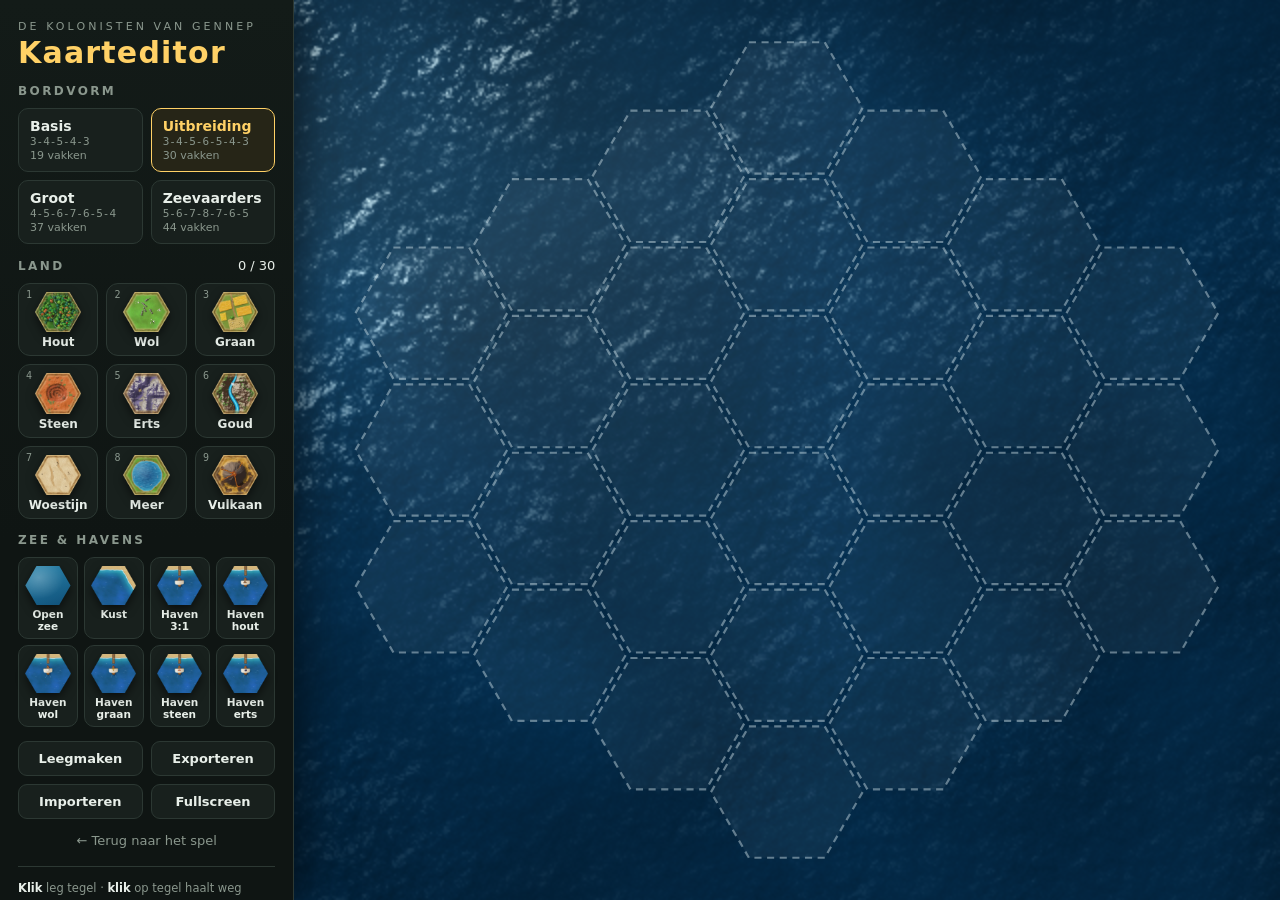
<file: editor.html>
<!doctype html>
<html lang="nl">
<head>
  <meta charset="utf-8">
  <meta name="viewport" content="width=device-width, initial-scale=1">
  <title>Kaarteditor · De kolonisten van Gennep</title>
  <link rel="icon" type="image/svg+xml" href="assets/favicon.svg">
  <link rel="stylesheet" href="css/style.css?v=24">
  <link rel="stylesheet" href="css/editor.css?v=24">
</head>
<body class="editor">
  <canvas id="sea" aria-hidden="true"></canvas>

  <!-- Paneel links: bordvorm, tegels, acties -->
  <aside id="ed-panel" class="ed-panel">
    <header class="ed-head">
      <p class="ed-kicker">De kolonisten van Gennep</p>
      <h1 class="ed-title">Kaarteditor</h1>
    </header>

    <section class="ed-section">
      <h2 class="ed-label">Bordvorm</h2>
      <div id="ed-shapes" class="ed-shapes"></div>
    </section>

    <section class="ed-section">
      <div class="ed-label-row">
        <h2 class="ed-label">Land</h2>
        <span id="ed-count" class="ed-count"></span>
      </div>
      <div id="ed-palette-land" class="ed-palette"></div>
    </section>

    <section class="ed-section ed-grow">
      <h2 class="ed-label">Zee &amp; havens</h2>
      <div id="ed-palette-zee" class="ed-palette ed-palette-zee"></div>
    </section>

    <section class="ed-section">
      <div class="ed-actions">
        <button id="ed-clear" type="button">Leegmaken</button>
        <button id="ed-export" type="button">Exporteren</button>
        <button id="ed-import" type="button">Importeren</button>
        <button id="ed-fullscreen" type="button" class="btn-fullscreen">Fullscreen</button>
      </div>
      <a class="ed-back" href="index.html">← Terug naar het spel</a>
      <input id="ed-file" type="file" accept="application/json,.json" hidden>
    </section>

    <p class="ed-tips">
      <b>Klik</b> leg tegel · <b>klik</b> op tegel haalt weg<br>
      <b>Slepen</b> meerdere tegels · <b>scroll</b> variant / draaien<br>
      Kust en havens draaien vanzelf naar het land<br>
      <b>1–9</b> kies tegel · <b>Esc</b> loslaten · <b>F</b> fullscreen
    </p>
  </aside>

  <main class="ed-stage">
    <svg id="ed-board" xmlns="http://www.w3.org/2000/svg" preserveAspectRatio="xMidYMid meet"></svg>
  </main>

  <div id="toast" class="toast"></div>

  <script src="js/hex.js?v=24"></script>
  <script src="js/sea.js?v=24"></script>
  <script src="js/editor.js?v=24"></script>
</body>
</html>
</file>
<file: css/style.css>
:root {
  --bg: #000;
  --tile-fill: #2b3a2f;
  --tile-stroke: #9fb8a4;
  --text: #e8efe9;
  --muted: #8a978d;
  --accent: #ffd166;
  --panel-size: 22vmin;
  --gutter: 2vmin;
}

* { box-sizing: border-box; }

[hidden] { display: none !important; }

html, body {
  margin: 0;
  height: 100%;
  background: var(--bg);
  color: var(--text);
  font-family: system-ui, -apple-system, "Segoe UI", sans-serif;
  overflow: hidden;
}

button {
  font: inherit;
  color: var(--text);
  cursor: pointer;
}

/* ---------- Zee-achtergrond ---------- */
#sea {
  position: fixed;
  inset: 0;
  width: 100%;
  height: 100%;
  display: block;
}

/* Zonder WebGL: stilstaande zee */
#sea.no-webgl { background: radial-gradient(ellipse at center, #0b3a52 0%, #04182a 70%, #020b14 100%); }

/* Menu's iets donkerder over de zee, zodat de tekst leesbaar blijft */
#screen-menu { background: rgba(0, 0, 0, 0.25); }
#screen-settings, #screen-lobby { background: rgba(0, 0, 0, 0.55); }

/* ---------- Schermen (menu, lobby) ---------- */
.screen,
#table {
  position: absolute;
  inset: 0;
  transition: opacity 0.7s ease, visibility 0s linear 0s;
}

.screen {
  display: flex;
  flex-direction: column;
  align-items: center;
  justify-content: center;
  gap: 4vmin;
  padding: 4vmin;
}

.hidden {
  opacity: 0;
  visibility: hidden;
  pointer-events: none;
  transition: opacity 0.7s ease, visibility 0s linear 0.7s;
}

.screen.no-fade { transition: none; }

#screen-menu { animation: fade-in 1.5s ease both; }

.title {
  margin: 0;
  display: flex;
  flex-direction: column;
  align-items: center;
  font-size: 14vmin;
  font-weight: 700;
  line-height: 1;
  letter-spacing: 0.08em;
}

.title-small {
  font-size: 4vmin;
  font-weight: 500;
  letter-spacing: 0.3em;
  text-transform: uppercase;
  color: var(--muted);
  margin-bottom: 1.5vmin;
}

h2 { margin: 0; font-size: 5vmin; font-weight: 600; }

.menu {
  display: flex;
  flex-direction: column;
  gap: 1.5vmin;
  min-width: 40vmin;
}

.menu.row { flex-direction: row; min-width: 0; }

.menu button {
  font-size: 3vmin;
  padding: 1.6vmin 4vmin;
  border-radius: 1.2vmin;
  border: 1px solid var(--accent);
  background: var(--accent);
  color: #1a1a1a;
  font-weight: 600;
}

.menu button.secondary {
  background: transparent;
  color: var(--text);
  border-color: rgba(255, 255, 255, 0.3);
}

.menu button:disabled { opacity: 0.35; cursor: default; }

/* ---------- Lobby ---------- */
.lobby-grid {
  display: flex;
  align-items: center;
  gap: 6vmin;
}

.qr {
  width: 34vmin;
  height: 34vmin;
  padding: 2vmin;
  background: #fff;
  border-radius: 1.5vmin;
  display: grid;
  place-items: center;
}

.qr img, .qr canvas { width: 100% !important; height: 100% !important; }

.lobby-info { display: flex; flex-direction: column; gap: 2vmin; min-width: 40vmin; }

.muted { color: var(--muted); font-size: 2.2vmin; margin: 0; max-width: 45vmin; word-break: break-all; }

.room-code {
  margin: 0;
  font-size: 11vmin;
  font-weight: 700;
  letter-spacing: 0.25em;
  color: var(--accent);
  font-family: ui-monospace, Consolas, monospace;
}

.slots { list-style: none; margin: 0; padding: 0; display: flex; flex-direction: column; gap: 1vmin; }

.slot {
  display: flex;
  justify-content: space-between;
  padding: 1.4vmin 2vmin;
  font-size: 2.6vmin;
  border: 1px solid rgba(255, 255, 255, 0.2);
  border-radius: 1vmin;
  transition: border-color 0.4s, background 0.4s;
}

.slot-state { color: var(--muted); }
.slot.joined { border-color: #5fd38d; background: rgba(95, 211, 141, 0.1); }
.slot.joined .slot-state { color: #5fd38d; }

.lobby-status { margin: 0; min-height: 3vmin; font-size: 2.6vmin; color: var(--accent); }

/* ---------- Instellingen ---------- */
#screen-settings {
  gap: 3vmin;
  justify-content: safe center;
  overflow-y: auto;
}

.settings {
  display: flex;
  flex-direction: column;
  gap: 2.2vmin;
  width: min(110vmin, 94vw);
}

.setting-row {
  display: flex;
  align-items: center;
  flex-wrap: wrap;
  gap: 2vmin;
  font-size: 2.4vmin;
}

.setting-label { min-width: 26vmin; color: var(--muted); }

.segmented {
  display: flex;
  border: 1px solid rgba(255, 255, 255, 0.3);
  border-radius: 1vmin;
  overflow: hidden;
}

.segmented button {
  font-size: 2.4vmin;
  padding: 1vmin 3.2vmin;
  background: transparent;
  border: none;
  border-right: 1px solid rgba(255, 255, 255, 0.3);
}

.segmented button:last-child { border-right: none; }
.segmented button.selected { background: var(--accent); color: #1a1a1a; font-weight: 600; }

.seat-map {
  display: grid;
  grid-template-columns: 1fr 16vmin 1fr;
  grid-template-areas:
    "tl board tr"
    "bl board br";
  gap: 2vmin;
}

.seat[data-seat="tl"] { grid-area: tl; }
.seat[data-seat="tr"] { grid-area: tr; }
.seat[data-seat="bl"] { grid-area: bl; }
.seat[data-seat="br"] { grid-area: br; }

.seat-board {
  grid-area: board;
  display: grid;
  place-items: center;
  font-size: 2vmin;
  color: var(--muted);
  border: 1px dashed rgba(255, 255, 255, 0.2);
  border-radius: 2vmin;
}

.seat {
  min-height: 17vmin;
  padding: 1.8vmin;
  display: flex;
  flex-direction: column;
  gap: 1.2vmin;
  border: 0.4vmin solid rgba(255, 255, 255, 0.12);
  border-radius: 1.5vmin;
  transition: border-color 0.3s, opacity 0.3s;
}

.seat.active { border-color: var(--seat-color); background: rgba(255, 255, 255, 0.03); }
.seat:not(.active) { opacity: 0.55; }

.seat-head { display: flex; justify-content: space-between; align-items: center; gap: 1vmin; }
.seat-pos { font-size: 1.9vmin; letter-spacing: 0.1em; text-transform: uppercase; color: var(--muted); }

.seat-action {
  font-size: 1.8vmin;
  padding: 0.6vmin 1.4vmin;
  background: transparent;
  border: 1px solid rgba(255, 255, 255, 0.3);
  border-radius: 0.8vmin;
}

.seat-action:hover { border-color: var(--accent); }

.seat-name {
  font: inherit;
  font-size: 2.6vmin;
  padding: 1vmin 1.4vmin;
  color: var(--text);
  background: #151917;
  border: 1px solid #333;
  border-radius: 0.8vmin;
}

.seat-name:focus { outline: none; border-color: var(--seat-color); }

.swatches { display: flex; gap: 1.4vmin; }

.swatch {
  width: 4.6vmin;
  height: 4.6vmin;
  padding: 0;
  border-radius: 50%;
  border: 1px solid rgba(255, 255, 255, 0.3);
  background: var(--c);
}

.swatch.selected { box-shadow: 0 0 0 0.4vmin #000, 0 0 0 0.8vmin var(--c); }

.seat-empty { margin: auto; font-size: 2.2vmin; color: var(--muted); }

.hint { margin: 0; min-height: 2.4vmin; font-size: 2vmin; color: var(--muted); }

.toggle { display: flex; align-items: center; gap: 1vmin; cursor: pointer; }
.toggle input { width: 2.6vmin; height: 2.6vmin; accent-color: var(--accent); }

.settings select {
  font: inherit;
  font-size: 2.2vmin;
  padding: 0.8vmin 1.2vmin;
  color: var(--text);
  background: #151917;
  border: 1px solid #333;
  border-radius: 0.8vmin;
}

.settings select:disabled { opacity: 0.4; }

.settings input[type="range"] { width: 40vmin; accent-color: var(--accent); }

#target-points-value { min-width: 6vmin; font-size: 3vmin; font-weight: 700; color: var(--accent); }

/* ---------- Bord ---------- */
#table { transition-duration: 1s; }

#board, #tokens {
  position: absolute;
  inset: 0;
  width: 100%;
  height: 100%;
  display: block;
}

/* Bootjes: canvas onder het bord, boven de zee */
#boats {
  position: absolute;
  inset: 0;
  width: 100%;
  height: 100%;
  display: block;
  pointer-events: none;
}

/* Havens: houten steiger, verschijnt na de tegels */
.harbor { opacity: 0; }
body.game-started .harbor { animation: fade-in 1.2s ease forwards 2.2s; }
.pier { fill: #8a6236; stroke: #4e3519; stroke-width: 0.012; }
.pier-post { fill: #5a3d1f; }
.pier-plank { stroke: #5e4122; stroke-width: 0.006; }

.tile {
  fill: var(--tile-fill);
  stroke: var(--tile-stroke);
  stroke-width: 0.03;
  stroke-linejoin: round;
  transform-box: fill-box;
  transform-origin: center;
  opacity: 0;
}

/* Met afbeelding: de tegel heeft zijn eigen rand, dus geen lijn eromheen */
.tile[data-terrain] polygon { stroke: none; }

/* Langzaam infaden: tegels verschijnen ring voor ring vanuit het midden */
body.game-started .tile {
  animation: tile-in 1.6s cubic-bezier(0.2, 0.7, 0.2, 1) forwards;
  animation-delay: calc(0.6s + var(--ring, 0) * 0.5s);
}

@keyframes tile-in {
  from { opacity: 0; transform: scale(0.6); }
  to   { opacity: 1; transform: scale(1); }
}

@keyframes fade-in {
  from { opacity: 0; }
  to   { opacity: 1; }
}

/* Debuglaag: coördinaten en hoekpunten */
.debug { display: none; }
body.show-debug .debug { display: inline; }

.tile-label {
  fill: var(--text);
  font-size: 0.28px;
  text-anchor: middle;
  dominant-baseline: middle;
  opacity: 0.7;
}

.vertex { fill: var(--accent); opacity: 0.8; }

/* ---------- Spelersvakken ---------- */
.player-panel {
  position: absolute;
  width: var(--panel-size);
  height: calc(var(--panel-size) * 0.75);
  padding: 1.5vmin;
  border: 0.4vmin solid var(--player-color, #888);
  border-radius: 2vmin;
  background: #0d1512;
  display: flex;
  flex-direction: column;
  gap: 1vmin;
  opacity: 0;
}

body.game-started .player-panel { animation: fade-in 1.5s ease forwards 2.4s; }

.corner-tl { top: var(--gutter); left: var(--gutter); }
.corner-tr { top: var(--gutter); right: var(--gutter); }
.corner-bl { bottom: var(--gutter); left: var(--gutter); }
.corner-br { bottom: var(--gutter); right: var(--gutter); }

/* Bovenste spelers zitten tegenover: hun vak staat op z'n kop */
.corner-tl, .corner-tr { transform: rotate(180deg); }

/* Aan de beurt: vak licht op in de spelerskleur */
.player-panel {
  transition: box-shadow 0.5s ease, background 0.5s ease;
}

.player-panel.active-turn {
  background: color-mix(in srgb, var(--player-color) 18%, #0d1512);
  box-shadow: 0 0 4vmin color-mix(in srgb, var(--player-color) 60%, transparent);
}

.player-timer { font-variant-numeric: tabular-nums; }
.player-panel.active-turn .player-timer { font-size: 3.2vmin; font-weight: 700; color: var(--text); }

/* Tijd om: rood knipperen tot er opnieuw gedobbeld wordt.
   Via ::after, zodat de fade-in-animatie van het vak zelf niet wordt overschreven. */
.player-panel::after {
  content: "";
  position: absolute;
  inset: -0.4vmin;
  border-radius: inherit;
  pointer-events: none;
  opacity: 0;
}

.player-panel.time-up::after {
  border: 0.4vmin solid #ff4d5a;
  animation: time-up 1s ease-in-out infinite;
}

.player-panel.time-up .player-timer { color: #ff4d5a; }

@keyframes time-up {
  0%, 100% { opacity: 1; box-shadow: 0 0 4vmin rgba(255, 77, 90, 0.8); }
  50%      { opacity: 0.3; box-shadow: 0 0 1vmin rgba(255, 77, 90, 0.2); }
}

.player-name { font-size: 2.6vmin; font-weight: 600; color: var(--player-color); }

.player-body {
  flex: 1;
  border-radius: 1vmin;
  border: 0.2vmin dashed rgba(255, 255, 255, 0.2);
  display: flex;
  flex-direction: column;
  align-items: center;
  justify-content: center;
  gap: 0.6vmin;
  font-size: 1.8vmin;
  opacity: 0.8;
}

/* ---------- Zijmenu (links) ---------- */
.side-menu {
  position: absolute;
  top: 0;
  bottom: 0;
  left: 0;
  z-index: 10;
  width: 28vmin;
  padding: 4vmin 2.5vmin;
  display: flex;
  flex-direction: column;
  gap: 1.5vmin;
  background: rgba(12, 15, 13, 0.94);
  border-right: 1px solid rgba(255, 255, 255, 0.15);
  box-shadow: 0 0 6vmin rgba(0, 0, 0, 0.8);
  transform: translateX(-100%);
  transition: transform 0.35s cubic-bezier(0.2, 0.7, 0.2, 1);
}

.side-menu.open { transform: translateX(0); }

.side-menu-title {
  margin: 0 0 1vmin;
  font-size: 2vmin;
  letter-spacing: 0.2em;
  text-transform: uppercase;
  color: var(--muted);
}

.side-menu button {
  font-size: 2.4vmin;
  text-align: left;
  padding: 1.4vmin 2vmin;
  background: rgba(255, 255, 255, 0.06);
  border: 1px solid rgba(255, 255, 255, 0.2);
  border-radius: 1vmin;
}

.side-menu button:hover { background: rgba(255, 255, 255, 0.14); border-color: var(--accent); }

/* ---------- Nummerfiches ---------- */
#tokens { pointer-events: none; }
.token { opacity: 0; }
.token-inner { transition: opacity 0.3s ease; }
.token-inner.dimmed { opacity: 0.45; }
body.game-started .token {
  animation: fade-in 0.8s ease forwards;
  animation-delay: calc(1.6s + var(--ring, 0) * 0.5s); /* na de tegel eronder */
}
.token-inner { transform-box: fill-box; transform-origin: center; }
.token-shadow { fill: rgba(0, 0, 0, 0.38); }
.token-disc { fill: #efe0bd; stroke: #6b4a26; stroke-width: 0.024; }
.token-num {
  fill: #2b2116;
  font-family: Georgia, "Times New Roman", serif;
  font-weight: 700;
  font-size: 0.27px;
  text-anchor: middle;
  dominant-baseline: central;
}
.token-num.hot { fill: #a3261c; font-size: 0.3px; }
.token-pip { fill: #2b2116; }
.token-pip.hot { fill: #a3261c; }

/* ---------- Lichtlaag: dans + finale na een worp (js/glow.js) ---------- */
#glow {
  position: absolute;
  inset: 0;
  width: 100%;
  height: 100%;
  display: block;
  pointer-events: none;
  mix-blend-mode: screen; /* licht telt op bij de tegels */
}
.tile image { transition: filter 0.35s ease; }
.tile.dimmed image { filter: brightness(0.45) saturate(0.7); }

/* ---------- 3D-dobbelstenen ---------- */
.dice-layer {
  position: absolute;
  inset: 0;
  pointer-events: none;
  transition: opacity 0.45s ease, filter 0.45s ease, transform 0.45s ease;
}
/* Wegvagen na de worp; daarna begint de dans */
.dice-layer.vanish { opacity: 0; filter: blur(8px); transform: scale(1.04); }

/* ---------- Testbord-knop (onderin het midden) ---------- */
.test-controls {
  position: absolute;
  right: var(--gutter);
  top: 50%;
  transform: translateY(-50%); /* rechts in het midden, tussen de twee spelersvakken: vrij van het bord */
  width: 28vmin;
  z-index: 5;
  display: flex;
  flex-direction: column;
  align-items: center;
  gap: 1vmin;
  animation: fade-in 1s ease both 2.4s;
}

.test-turn {
  margin: 0;
  width: 100%;
  font-size: 2.2vmin;
  color: var(--muted);
  text-align: center;
  white-space: nowrap;       /* lange naam: afkappen, niet afbreken (anders schuift de knop) */
  overflow: hidden;
  text-overflow: ellipsis;
}

/* Vaste maat: de tekst past zich aan de knop aan, nooit andersom */
#btn-test-action {
  width: 100%;
  height: 11vmin;
  padding: 0 1.5vmin;
  display: flex;
  flex-direction: column;
  align-items: center;
  justify-content: center;
  gap: 0.4vmin;
  overflow: hidden;
  font-size: 3.2vmin;
  font-weight: 800;
  border: none;
  border-radius: 1.6vmin;
  background: var(--accent);
  color: #1a1a1a;
  transition: background 0.4s, opacity 0.3s, transform 0.1s;
}

#btn-test-action .btn-label {
  display: block;
  width: 100%;
  font-size: 3vmin;
  line-height: 1.15;
  white-space: nowrap;
  overflow: hidden;
}

#btn-test-action .btn-sub {
  display: block;
  height: 2.2vmin;           /* altijd ruimte, ook als hij leeg is: de hoofdtekst springt niet */
  font-size: 1.9vmin;
  font-weight: 600;
  line-height: 2.2vmin;
  white-space: nowrap;
}

#btn-test-action:active:not(:disabled) { transform: scale(0.96); }
#btn-test-action:disabled { opacity: 0.4; cursor: default; }

/* ---------- Bevestigingsvenster ---------- */
.modal-backdrop {
  position: absolute;
  inset: 0;
  z-index: 20;
  display: grid;
  place-items: center;
  background: rgba(0, 0, 0, 0.7);
  transition: opacity 0.3s ease, visibility 0s linear 0s;
}

.modal-backdrop.hidden { transition: opacity 0.3s ease, visibility 0s linear 0.3s; }

.modal {
  width: min(60vmin, 90vw);
  padding: 4vmin;
  background: #121614;
  border: 1px solid rgba(255, 255, 255, 0.2);
  border-radius: 2vmin;
  box-shadow: 0 2vmin 8vmin rgba(0, 0, 0, 0.8);
  transform: scale(1);
  transition: transform 0.3s cubic-bezier(0.2, 0.7, 0.2, 1);
}

.modal-backdrop.hidden .modal { transform: scale(0.92); }

.modal h3 { margin: 0 0 1.5vmin; font-size: 3.4vmin; }
.modal p { margin: 0 0 3vmin; font-size: 2.3vmin; color: var(--muted); }

.modal-actions { display: flex; justify-content: flex-end; gap: 1.5vmin; }

.modal-actions button {
  font-size: 2.3vmin;
  font-weight: 600;
  padding: 1.3vmin 2.6vmin;
  border-radius: 1vmin;
  border: 1px solid rgba(255, 255, 255, 0.3);
  background: transparent;
}

.modal-actions button:hover { background: rgba(255, 255, 255, 0.1); }
.modal-actions button.danger { background: #e63946; border-color: #e63946; color: #fff; }
.modal-actions button.danger:hover { background: #f05561; }

/* ---------- Melding (tijdelijk: dobbeluitslag) ---------- */
.toast {
  position: absolute;
  left: 50%;
  top: 4vmin; /* bovenaan, zodat de uitslag de dobbelstenen niet bedekt */
  transform: translateX(-50%);
  z-index: 6;
  padding: 2vmin 4vmin;
  font-size: 4vmin;
  font-weight: 600;
  background: rgba(0, 0, 0, 0.75);
  border: 1px solid var(--accent);
  border-radius: 1.5vmin;
  opacity: 0;
  pointer-events: none;
  transition: opacity 0.4s;
}

.toast.visible { opacity: 1; }

/* ---------- Knoppen altijd ondoorzichtig (ook uitgeschakeld) ---------- */
:root {
  --btn-bg: #1c2622;
  --btn-hover: #2a3832;
  --btn-disabled-bg: #2b302e;
  --btn-disabled-text: #7d8681;
}

.menu button.secondary,
.segmented,
.seat-action,
.side-menu button,
.modal-actions button:not(.danger),
.settings select {
  background: var(--btn-bg);
}

.menu button.secondary:hover,
.seat-action:hover,
.side-menu button:hover,
.modal-actions button:not(.danger):hover {
  background: var(--btn-hover);
}

.segmented button:not(.selected) { background: var(--btn-bg); }

.menu button:disabled,
.settings select:disabled,
#btn-test-action:disabled {
  opacity: 1;
  background: var(--btn-disabled-bg) !important; /* wint van de spelerskleur die JS inline zet */
  color: var(--btn-disabled-text) !important;
  border-color: var(--btn-disabled-bg);
}

/* Instellingen: kaarten massief in plaats van doorzichtig */
.seat { background: #111714; }
.seat.active { background: #141b18; }
.seat:not(.active) { opacity: 1; border-color: #2b302e; }
.seat:not(.active) .seat-pos { color: #5f6863; }
</file>
<file: css/editor.css>
/* ---------- Kaarteditor ---------- */
body.editor {
  --panel-w: clamp(270px, 23vw, 380px);
  --ed-gold: var(--accent);
  --ed-panel: #0f1513;
  --ed-card: #18201d;
  --ed-card-hover: #212b27;
  --ed-line: #2c3833;
}

/* ---------- Paneel ---------- */
.ed-panel {
  position: absolute;
  top: 0;
  bottom: 0;
  left: 0;
  z-index: 5;
  width: var(--panel-w);
  padding: 20px 18px 14px;
  display: flex;
  flex-direction: column;
  gap: 14px;
  overflow-y: auto;
  background: linear-gradient(180deg, #131b18 0%, var(--ed-panel) 60%);
  border-right: 1px solid var(--ed-line);
  box-shadow: 8px 0 40px rgba(0, 0, 0, 0.55);
  animation: ed-slide-in 0.8s cubic-bezier(0.2, 0.7, 0.2, 1) both;
}

.ed-panel { scrollbar-width: thin; scrollbar-color: #33413b transparent; }

@keyframes ed-slide-in {
  from { transform: translateX(-100%); }
  to   { transform: translateX(0); }
}

.ed-head { display: flex; flex-direction: column; gap: 2px; }
.ed-kicker {
  margin: 0;
  font-size: 11px;
  letter-spacing: 0.28em;
  text-transform: uppercase;
  color: var(--muted);
}
.ed-title {
  margin: 0;
  font-size: 30px;
  font-weight: 700;
  letter-spacing: 0.04em;
  color: var(--ed-gold);
}

.ed-section { display: flex; flex-direction: column; gap: 10px; }
.ed-label-row { display: flex; align-items: baseline; justify-content: space-between; }
.ed-label {
  margin: 0;
  font-size: 12px;
  font-weight: 600;
  letter-spacing: 0.2em;
  text-transform: uppercase;
  color: var(--muted);
}
.ed-count { font-size: 13px; font-variant-numeric: tabular-nums; color: var(--text); }

/* Bordvorm */
.ed-shapes { display: grid; grid-template-columns: 1fr 1fr; gap: 8px; }

.ed-shape {
  display: flex;
  flex-direction: column;
  align-items: flex-start;
  gap: 1px;
  padding: 9px 11px;
  text-align: left;
  background: var(--ed-card);
  border: 1px solid var(--ed-line);
  border-radius: 10px;
  transition: background 0.2s, border-color 0.2s;
}
.ed-shape:hover { background: var(--ed-card-hover); }
.ed-shape.selected { border-color: var(--ed-gold); background: #262517; }
.ed-shape-name { font-size: 14px; font-weight: 600; }
.ed-shape.selected .ed-shape-name { color: var(--ed-gold); }
.ed-shape-cols { font-size: 11px; color: var(--muted); font-family: ui-monospace, Consolas, monospace; }
.ed-shape-total { font-size: 11px; color: var(--muted); }

/* Tegelpalet */
.ed-grow { flex: 1; }
.ed-palette { display: grid; grid-template-columns: repeat(3, 1fr); gap: 8px; }

.ed-swatch {
  position: relative;
  display: flex;
  flex-direction: column;
  align-items: center;
  gap: 3px;
  padding: 8px 4px 6px;
  background: var(--ed-card);
  border: 1px solid var(--ed-line);
  border-radius: 12px;
  transition: background 0.2s, border-color 0.2s, transform 0.15s, box-shadow 0.2s;
}
.ed-swatch:hover { background: var(--ed-card-hover); transform: translateY(-2px); }
.ed-swatch:active { transform: scale(0.96); }

.ed-swatch-img {
  width: 66%;
  aspect-ratio: 2 / 1.732;
  display: grid;
  place-items: center;
  filter: drop-shadow(0 4px 5px rgba(0, 0, 0, 0.55));
  transition: transform 0.25s cubic-bezier(0.3, 1.6, 0.5, 1);
}
.ed-swatch-img img { width: 100%; height: 100%; object-fit: contain; pointer-events: none; }
.ed-swatch:hover .ed-swatch-img { transform: scale(1.06) rotate(-2deg); }

.ed-swatch-name { font-size: 12px; font-weight: 600; }
.ed-swatch-key {
  position: absolute;
  top: 5px;
  left: 7px;
  font-size: 10px;
  color: var(--muted);
  font-family: ui-monospace, Consolas, monospace;
}
.ed-swatch-count {
  position: absolute;
  top: 5px;
  right: 6px;
  min-width: 18px;
  height: 18px;
  padding: 0 5px;
  display: grid;
  place-items: center;
  font-size: 11px;
  font-weight: 700;
  font-variant-numeric: tabular-nums;
  color: #1a1a1a;
  background: var(--ed-gold);
  border-radius: 9px;
}

.ed-swatch.selected {
  background: #262517;
  border-color: var(--ed-gold);
  box-shadow: 0 0 0 1px var(--ed-gold), 0 0 22px rgba(255, 209, 102, 0.28);
}
.ed-swatch.selected .ed-swatch-img {
  transform: scale(1.1);
  animation: ed-float 2.4s ease-in-out infinite;
}
.ed-swatch.selected .ed-swatch-name { color: var(--ed-gold); }

@keyframes ed-float {
  0%, 100% { transform: scale(1.1) translateY(0); }
  50%      { transform: scale(1.1) translateY(-3px); }
}

/* Zee-palet: 4 per rij, iets compacter */
.ed-palette-zee { grid-template-columns: repeat(4, 1fr); gap: 6px; }
.ed-palette-zee .ed-swatch { padding: 8px 2px 6px; border-radius: 10px; }
.ed-palette-zee .ed-swatch-img { width: 84%; }
.ed-palette-zee .ed-swatch-name { font-size: 10.5px; line-height: 1.15; text-align: center; }

/* Open zee: geen afbeelding, een zeshoek met water */
.ed-swatch-water {
  width: 100%;
  height: 100%;
  clip-path: polygon(25% 0, 75% 0, 100% 50%, 75% 100%, 25% 100%, 0 50%);
  background:
    radial-gradient(ellipse at 30% 30%, rgba(255, 255, 255, 0.25), transparent 55%),
    linear-gradient(160deg, #2b86ad 0%, #0f4f78 100%);
}

/* Klik op het bord zonder gekozen tegel */
.ed-palette.nudge .ed-swatch { animation: ed-nudge 0.6s ease; }
.ed-palette-zee.nudge .ed-swatch { animation-delay: 0.12s; }
.ed-palette.nudge .ed-swatch:nth-child(3n + 2) { animation-delay: 0.04s; }
.ed-palette.nudge .ed-swatch:nth-child(3n) { animation-delay: 0.08s; }
@keyframes ed-nudge {
  0%, 100% { border-color: var(--ed-line); }
  40%      { border-color: var(--ed-gold); transform: translateY(-3px); }
}

/* Acties */
.ed-actions { display: grid; grid-template-columns: 1fr 1fr; gap: 8px; }
.ed-actions button {
  padding: 9px 10px;
  font-size: 13px;
  font-weight: 600;
  background: var(--ed-card);
  border: 1px solid var(--ed-line);
  border-radius: 9px;
  transition: background 0.2s, border-color 0.2s, color 0.2s;
}
.ed-actions button:hover { background: var(--ed-card-hover); border-color: #46564f; }
.ed-actions button.armed { background: #e63946; border-color: #e63946; color: #fff; }

.ed-back {
  font-size: 13px;
  color: var(--muted);
  text-decoration: none;
  text-align: center;
  padding: 4px;
}
.ed-back:hover { color: var(--text); }

.ed-tips {
  margin: 0;
  padding-top: 12px;
  border-top: 1px solid var(--ed-line);
  font-size: 11.5px;
  line-height: 1.7;
  color: var(--muted);
}
.ed-tips b { color: var(--text); font-weight: 600; }

/* ---------- Bord ---------- */
.ed-stage {
  position: absolute;
  top: 0;
  right: 0;
  bottom: 0;
  left: var(--panel-w);
}

#ed-board {
  width: 100%;
  height: 100%;
  display: block;
  touch-action: none;
  user-select: none;
}

/* Lege vakken: zacht lichtende contouren op het water */
.ed-cell {
  opacity: 0;
  transform-box: fill-box;
  transform-origin: center;
}
body.ed-ready .ed-cell {
  animation: ed-cell-in 0.9s cubic-bezier(0.2, 0.7, 0.2, 1) forwards;
  animation-delay: var(--d, 0ms);
}
@keyframes ed-cell-in {
  from { opacity: 0; transform: scale(0.5); }
  to   { opacity: 1; transform: scale(1); }
}

.ed-slot {
  fill: rgba(255, 255, 255, 0.045);
  stroke: rgba(225, 240, 245, 0.42);
  stroke-width: 0.028;
  stroke-dasharray: 0.09 0.07;
  stroke-linejoin: round;
  transition: fill 0.2s, stroke 0.2s;
  animation: ed-dash 6s linear infinite;
}
@keyframes ed-dash { to { stroke-dashoffset: -1.6; } }

.ed-hit { fill: transparent; stroke: none; cursor: pointer; }
.ed-cell.filled .ed-slot { opacity: 0; }

/* Gelegde tegels */
.ed-tile {
  cursor: pointer;
  transform-box: fill-box;
  transform-origin: center;
}
.ed-tile.drop { animation: ed-drop 0.5s cubic-bezier(0.25, 1.5, 0.5, 1) both; }
.ed-tile.swap { animation: ed-swap 0.35s ease both; }
.ed-tile.lift { pointer-events: none; animation: ed-lift 0.35s ease-in forwards; }

@keyframes ed-drop {
  0%   { opacity: 0; transform: scale(1.35) translateY(-0.25px); filter: drop-shadow(0 0.4px 0.3px rgba(0, 0, 0, 0.6)) brightness(1.15); }
  60%  { opacity: 1; }
  100% { opacity: 1; transform: scale(1) translateY(0); filter: drop-shadow(0 0 0 rgba(0, 0, 0, 0)) brightness(1); }
}
@keyframes ed-swap {
  0%   { transform: scale(0.92); filter: brightness(1.4); }
  100% { transform: scale(1); filter: brightness(1); }
}
@keyframes ed-lift {
  to { opacity: 0; transform: scale(0.7) rotate(-8deg); }
}

/* Open zee op het bord: donker water, zodat duidelijk is dat het vak bewust zee is */
.ed-water {
  fill: rgba(6, 40, 70, 0.45);
  stroke: rgba(160, 215, 235, 0.35);
  stroke-width: 0.025;
  stroke-linejoin: round;
}

/* Spooktegel: voorproefje op het lege vak */
.ed-ghost {
  pointer-events: none;
  opacity: 0.55;
  animation: ed-ghost 1.8s ease-in-out infinite;
}
@keyframes ed-ghost {
  0%, 100% { opacity: 0.45; }
  50%      { opacity: 0.7; }
}

/* Rand rond het aangewezen vak */
.ed-hover {
  pointer-events: none;
  fill: none;
  stroke: rgba(255, 255, 255, 0.75);
  stroke-width: 0.035;
  stroke-linejoin: round;
}
.ed-hover.place { stroke: var(--accent); stroke-width: 0.05; }
.ed-hover.erase { stroke: #ff6b6b; stroke-width: 0.05; fill: rgba(255, 80, 80, 0.12); }

/* Kringen bij leggen en weghalen */
.ed-ripple {
  pointer-events: none;
  fill: none;
  stroke-width: 0.06;
  stroke-linejoin: round;
  transform-box: fill-box;
  transform-origin: center;
  animation: ed-ripple 0.7s ease-out forwards;
}
.ed-ripple.place { stroke: #fff3c4; }
.ed-ripple.erase { stroke: rgba(255, 255, 255, 0.6); animation-duration: 0.5s; }
@keyframes ed-ripple {
  from { opacity: 0.9; transform: scale(1); }
  to   { opacity: 0; transform: scale(1.35); stroke-width: 0.01; }
}

/* Melding: midden boven het bord */
body.editor .toast {
  left: calc(var(--panel-w) + (100vw - var(--panel-w)) / 2);
  top: 22px;
  font-size: 16px;
  padding: 10px 20px;
  border-radius: 10px;
  background: #101614;
}
</file>
